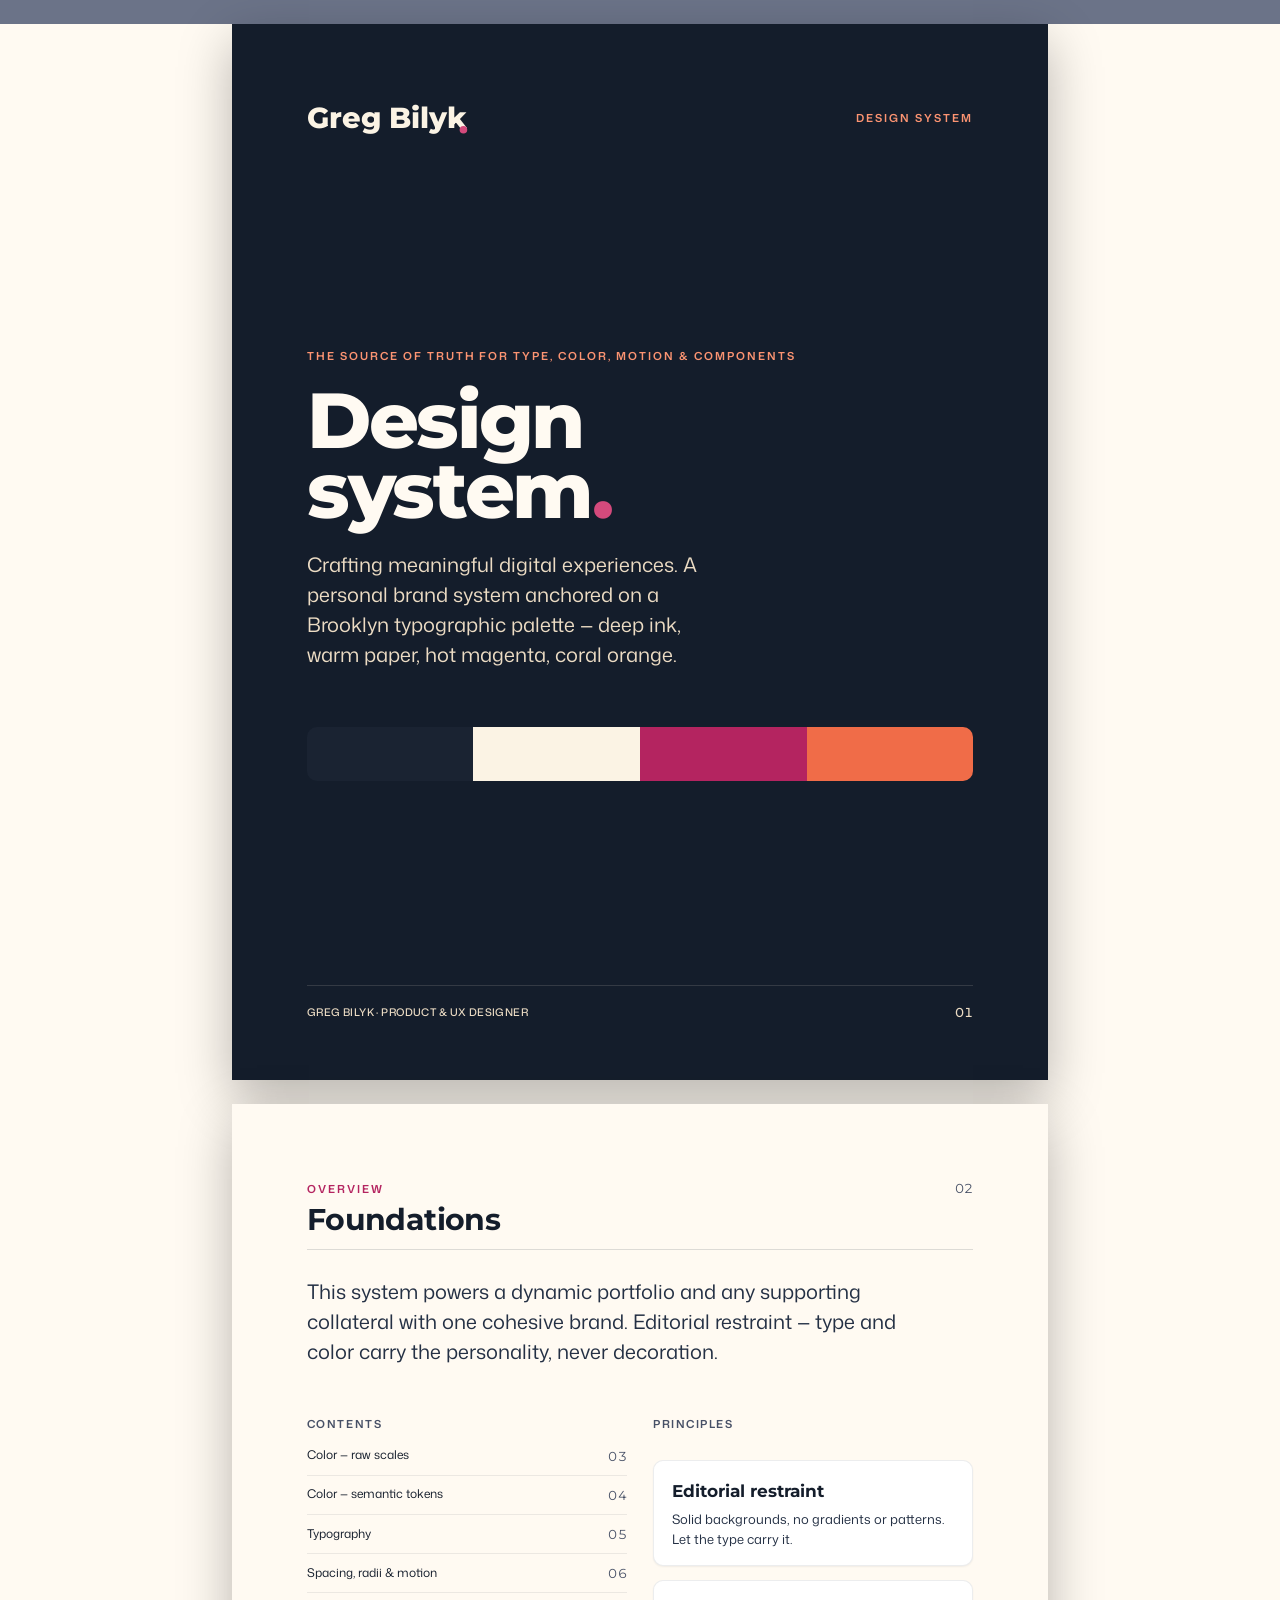
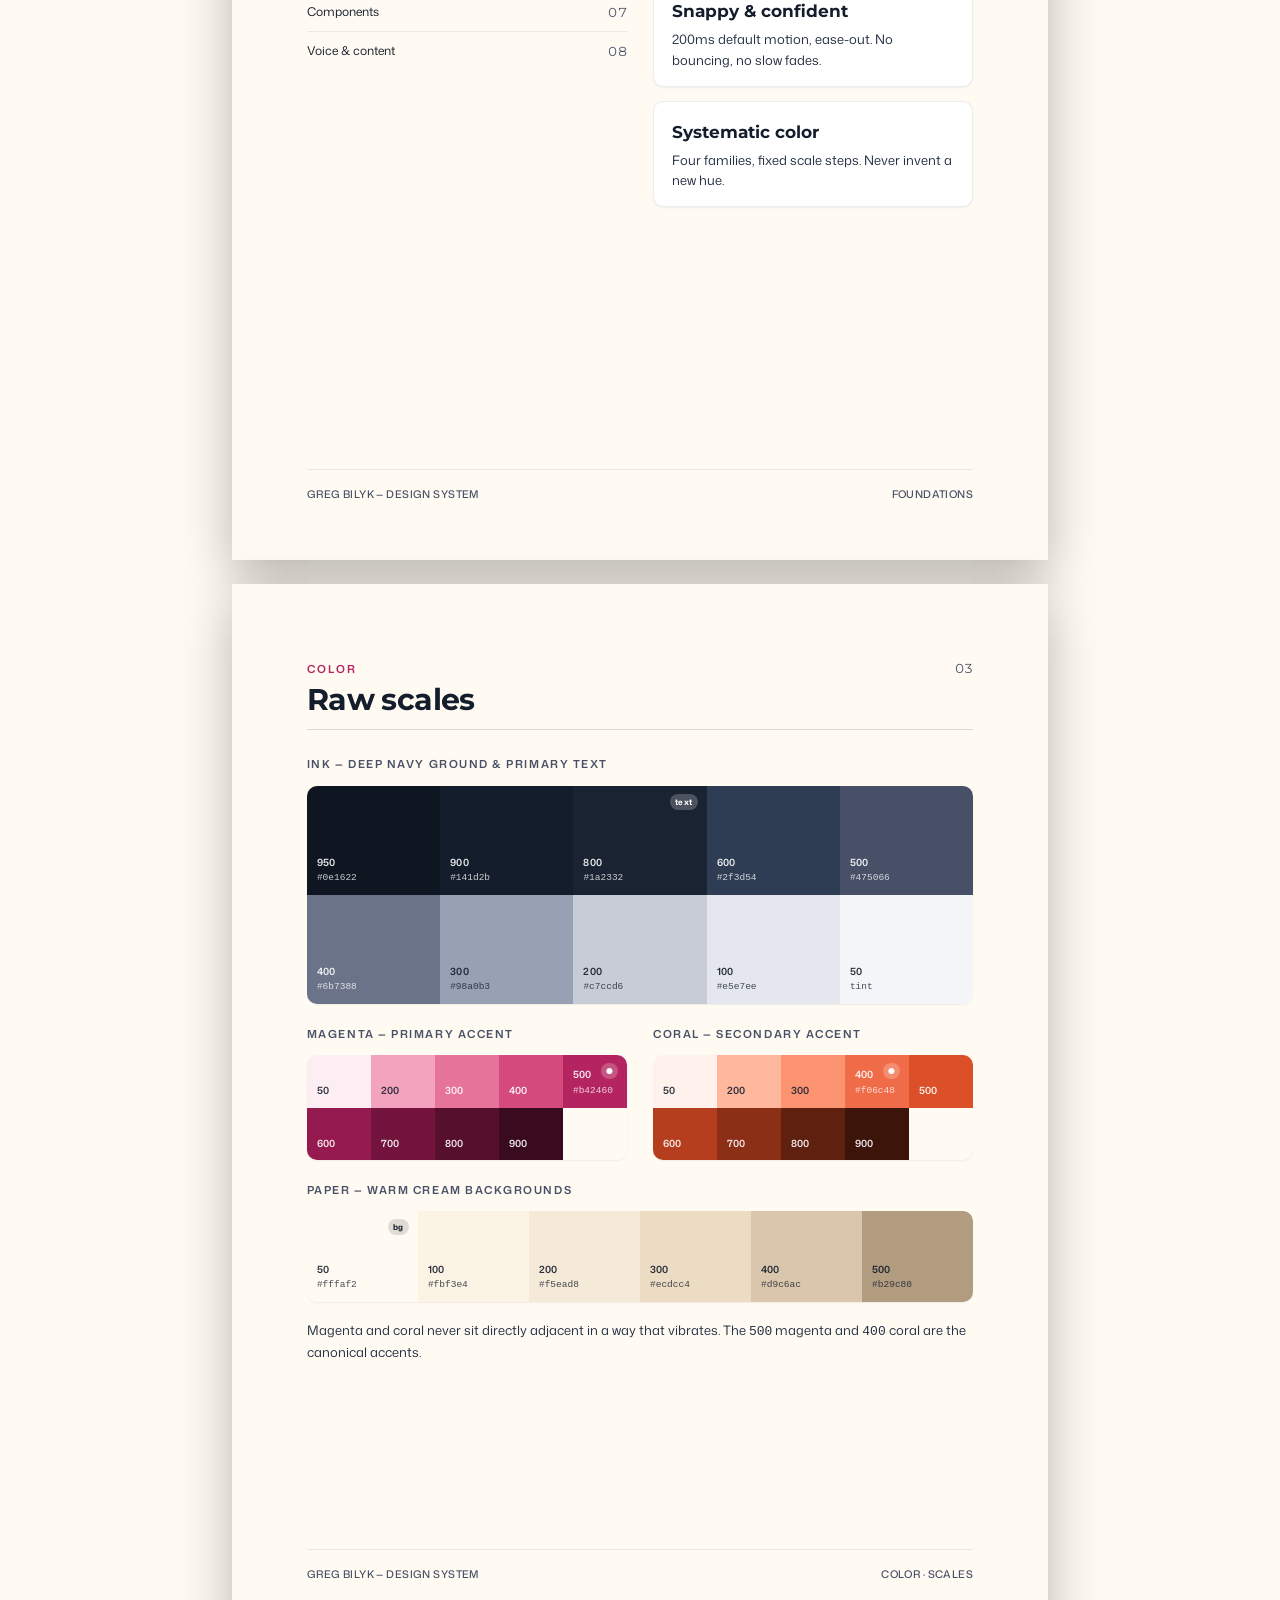
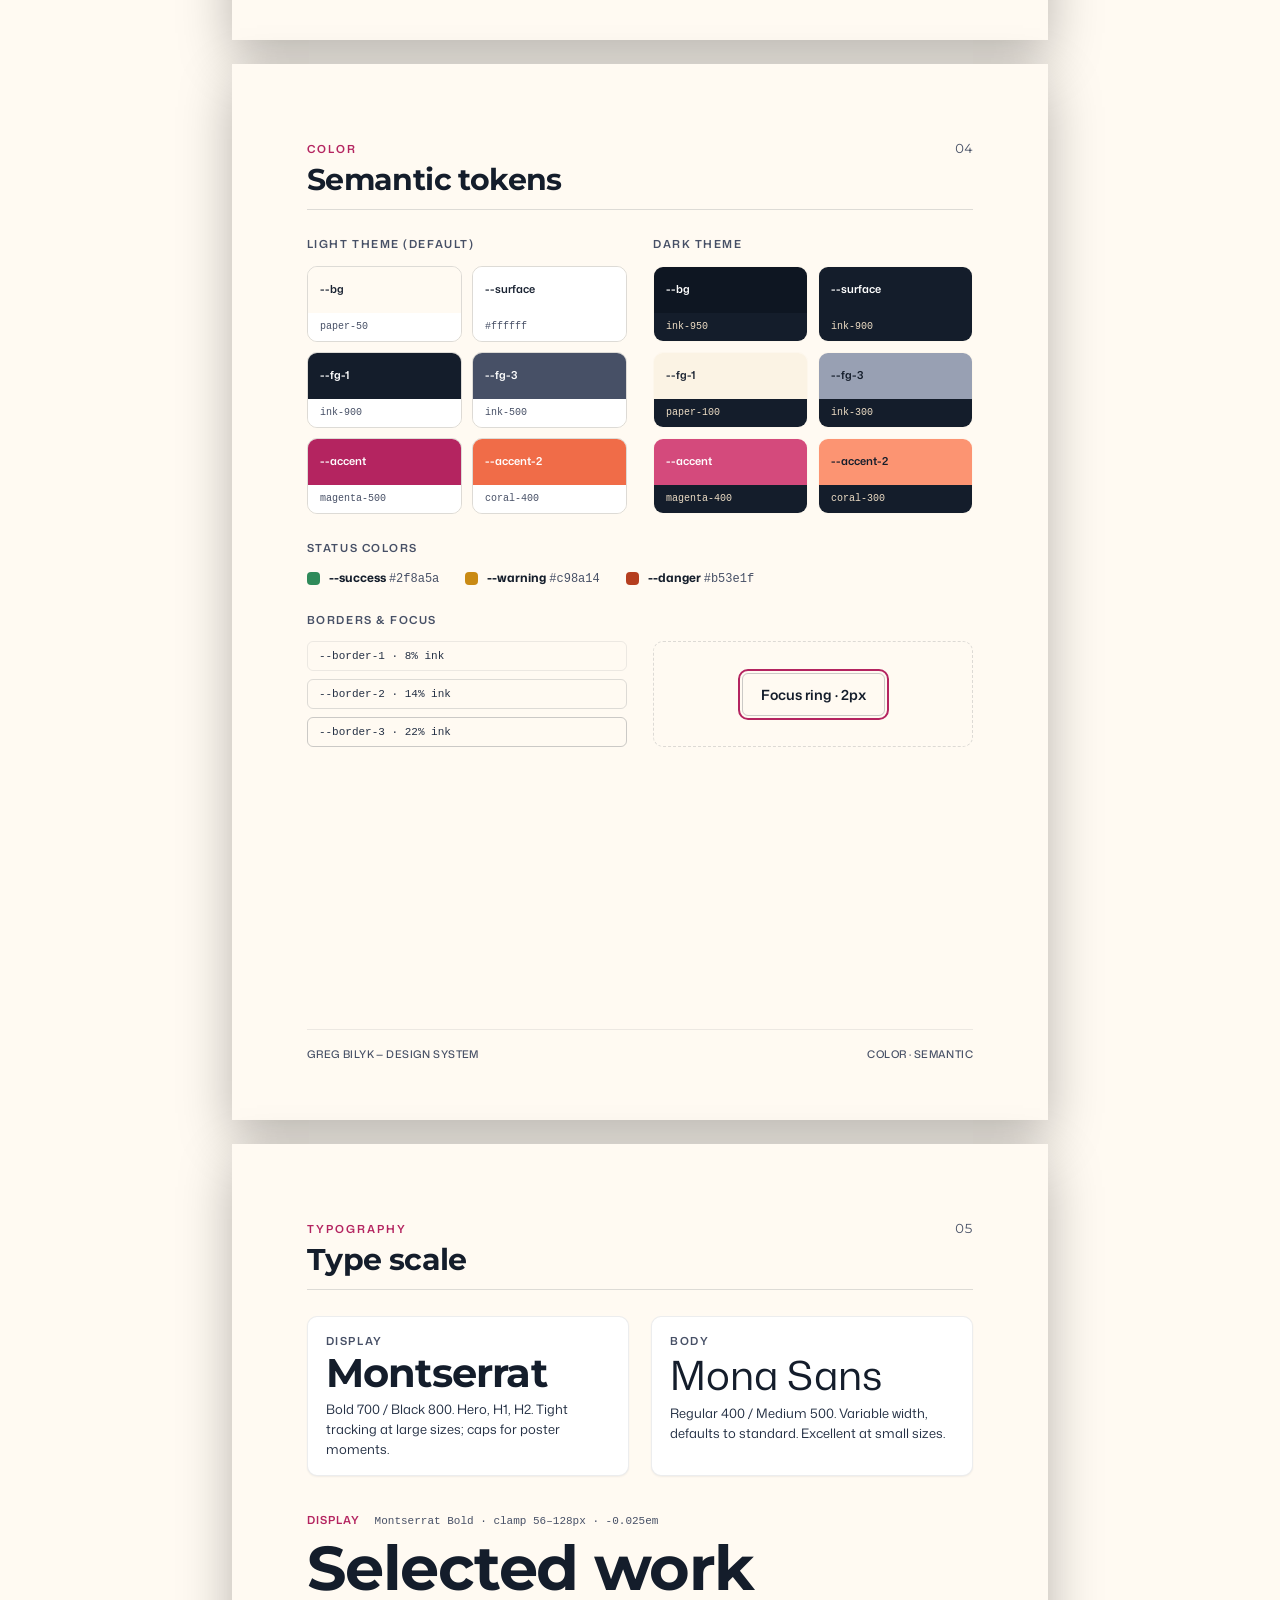
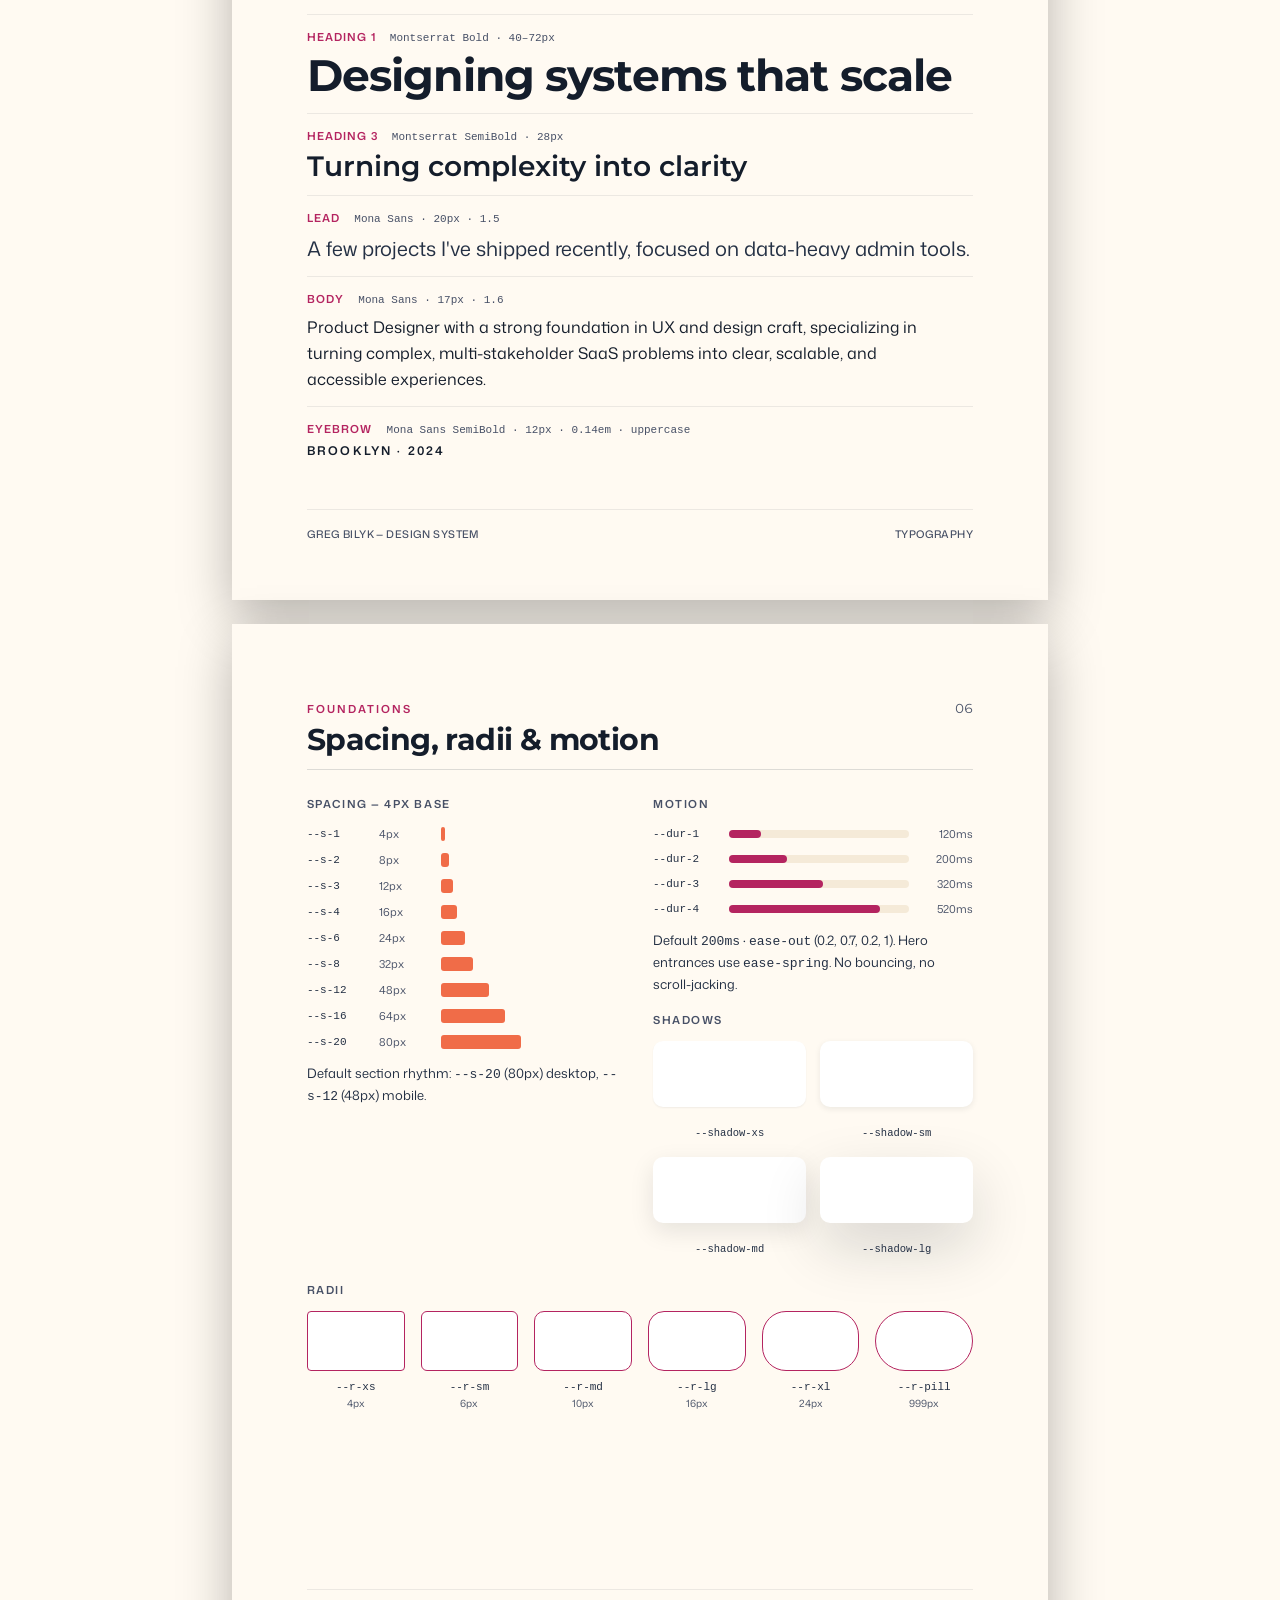
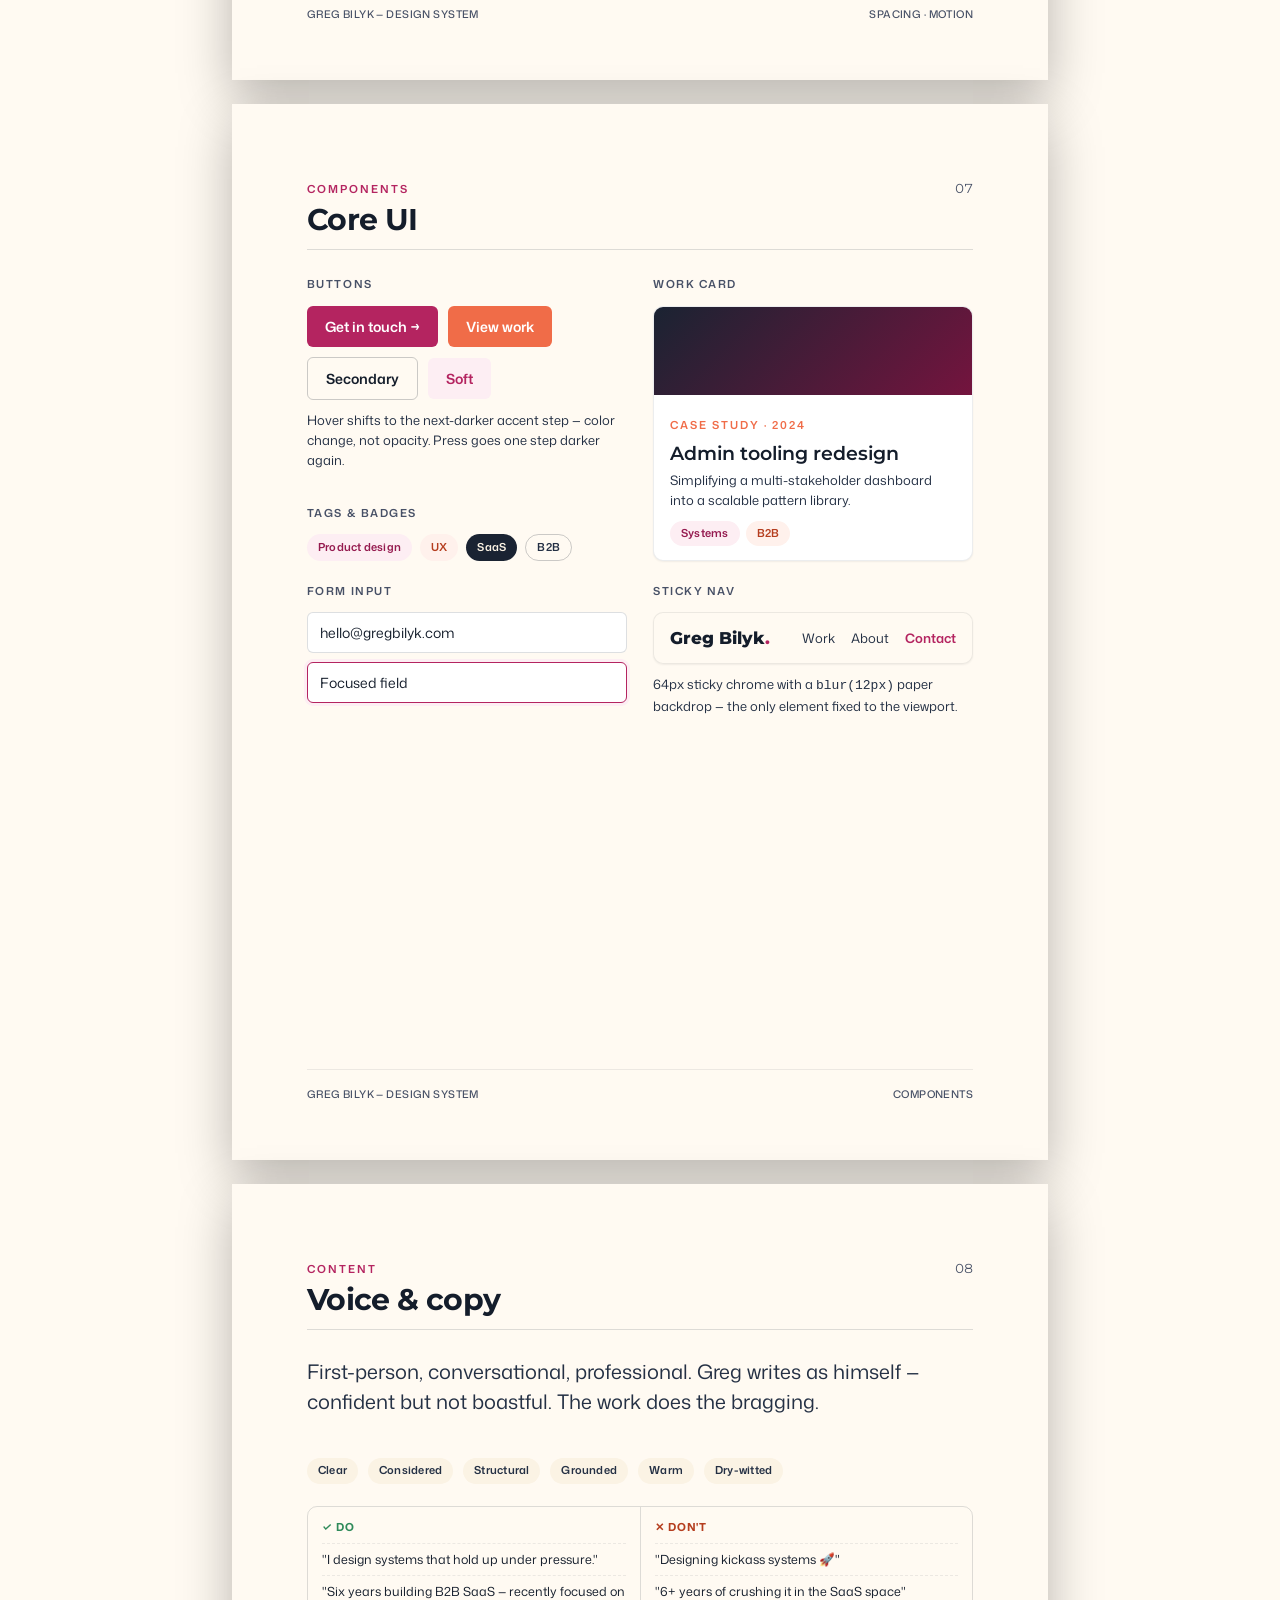
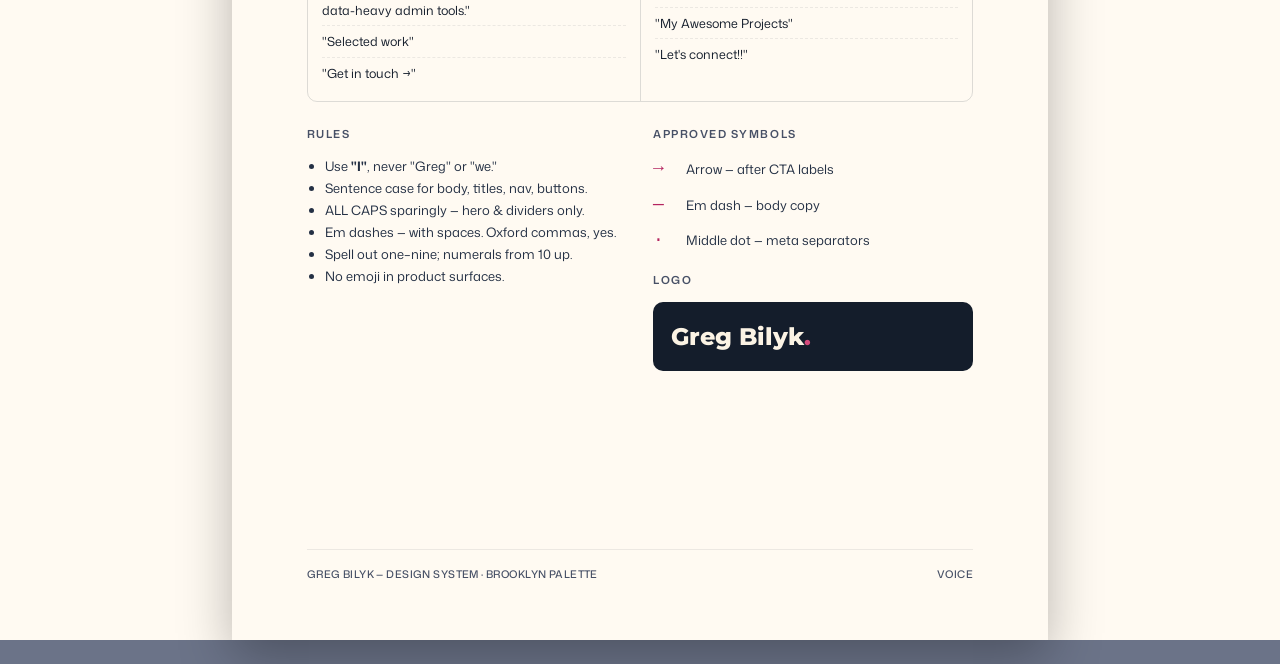
<file: Turn Order Prototype/Turn Order App/Design System Spec.html>
<!DOCTYPE html>
<html lang="en">
<head>
<meta charset="UTF-8" />
<meta name="viewport" content="width=device-width, initial-scale=1.0" />
<title>Greg Bilyk — Design System</title>
<link rel="stylesheet" href="styles/tokens.css" />
<link rel="stylesheet" href="styles/spec.css" />
</head>
<body>

<!-- ===================== PAGE 1 — COVER ===================== -->
<section class="page ink" data-screen-label="Cover">
  <div style="display:flex; align-items:center; justify-content:space-between;">
    <svg viewBox="0 0 300 80" width="190" role="img" aria-label="Greg Bilyk">
      <text x="0" y="56" style="font-family:var(--font-display); font-weight:800; font-size:46px; fill:var(--paper-100);">Greg Bilyk</text>
      <circle cx="247" cy="58" r="6" fill="var(--magenta-400)"></circle>
    </svg>
    <span class="eyebrow" style="color:var(--coral-300);">Design System</span>
  </div>

  <div style="margin-top:auto; margin-bottom:8px;">
    <div class="eyebrow" style="color:var(--coral-300); margin-bottom:20px;">The source of truth for type, color, motion &amp; components</div>
    <h1 style="font-family:var(--font-display); font-weight:800; font-size:78px; line-height:0.9; letter-spacing:-0.03em; margin:0; color:var(--paper-50);">Design<br/>system<span style="color:var(--magenta-400);">.</span></h1>
    <p class="lead" style="color:var(--paper-300); max-width:62%; margin-top:24px;">Crafting meaningful digital experiences. A personal brand system anchored on a Brooklyn typographic palette — deep ink, warm paper, hot magenta, coral orange.</p>
  </div>

  <!-- palette ribbon -->
  <div style="display:flex; height:54px; border-radius:10px; overflow:hidden; margin-top:30px;">
    <div style="flex:1; background:var(--ink-800);"></div>
    <div style="flex:1; background:var(--paper-100);"></div>
    <div style="flex:1; background:var(--magenta-500);"></div>
    <div style="flex:1; background:var(--coral-400);"></div>
  </div>

  <div class="foot">
    <span>Greg Bilyk · Product &amp; UX Designer</span>
    <span class="page-num" style="color:var(--paper-300);">01</span>
  </div>
</section>

<!-- ===================== PAGE 2 — FOUNDATIONS / CONTENTS ===================== -->
<section class="page" data-screen-label="Overview">
  <div class="page-head">
    <div><span class="eyebrow">Overview</span><h2>Foundations</h2></div>
    <span class="page-num">02</span>
  </div>

  <p class="lead" style="margin-top:0; max-width:90%;">This system powers a dynamic portfolio and any supporting collateral with one cohesive brand. Editorial restraint — type and color carry the personality, never decoration.</p>

  <div class="cols-2" style="margin-top:30px;">
    <div class="stack" style="gap:18px;">
      <div>
        <div class="section-label">Contents</div>
        <div style="display:flex; flex-direction:column; gap:9px;">
          <div class="swatch-line" style="justify-content:space-between;"><span>Color — raw scales</span><span class="page-num">03</span></div>
          <div style="border-top:1px solid var(--border-1);"></div>
          <div class="swatch-line" style="justify-content:space-between;"><span>Color — semantic tokens</span><span class="page-num">04</span></div>
          <div style="border-top:1px solid var(--border-1);"></div>
          <div class="swatch-line" style="justify-content:space-between;"><span>Typography</span><span class="page-num">05</span></div>
          <div style="border-top:1px solid var(--border-1);"></div>
          <div class="swatch-line" style="justify-content:space-between;"><span>Spacing, radii &amp; motion</span><span class="page-num">06</span></div>
          <div style="border-top:1px solid var(--border-1);"></div>
          <div class="swatch-line" style="justify-content:space-between;"><span>Components</span><span class="page-num">07</span></div>
          <div style="border-top:1px solid var(--border-1);"></div>
          <div class="swatch-line" style="justify-content:space-between;"><span>Voice &amp; content</span><span class="page-num">08</span></div>
        </div>
      </div>
    </div>

    <div class="stack" style="gap:14px;">
      <div class="section-label">Principles</div>
      <div class="demo-card"><strong style="font-family:var(--font-display);">Editorial restraint</strong><p class="note" style="margin:5px 0 0;">Solid backgrounds, no gradients or patterns. Let the type carry it.</p></div>
      <div class="demo-card"><strong style="font-family:var(--font-display);">Snappy &amp; confident</strong><p class="note" style="margin:5px 0 0;">200ms default motion, ease-out. No bouncing, no slow fades.</p></div>
      <div class="demo-card"><strong style="font-family:var(--font-display);">Systematic color</strong><p class="note" style="margin:5px 0 0;">Four families, fixed scale steps. Never invent a new hue.</p></div>
    </div>
  </div>

  <div class="foot"><span>Greg Bilyk — Design System</span><span>Foundations</span></div>
</section>

<!-- ===================== PAGE 3 — COLOR SCALES ===================== -->
<section class="page" data-screen-label="Color scales">
  <div class="page-head">
    <div><span class="eyebrow">Color</span><h2>Raw scales</h2></div>
    <span class="page-num">03</span>
  </div>

  <div class="section-label">Ink — deep navy ground &amp; primary text</div>
  <div class="scale" style="margin-bottom:22px;">
    <div class="chip dark" style="background:#0e1622;"><span class="n">950</span><span class="h">#0e1622</span></div>
    <div class="chip dark" style="background:#141d2b;"><span class="n">900</span><span class="h">#141d2b</span></div>
    <div class="chip dark tag" data-tag="text" style="background:#1a2332;"><span class="n">800</span><span class="h">#1a2332</span></div>
    <div class="chip dark" style="background:#2f3d54;"><span class="n">600</span><span class="h">#2f3d54</span></div>
    <div class="chip dark" style="background:#475066;"><span class="n">500</span><span class="h">#475066</span></div>
    <div class="chip dark" style="background:#6b7388;"><span class="n">400</span><span class="h">#6b7388</span></div>
    <div class="chip light" style="background:#98a0b3;"><span class="n">300</span><span class="h">#98a0b3</span></div>
    <div class="chip light" style="background:#c7ccd6;"><span class="n">200</span><span class="h">#c7ccd6</span></div>
    <div class="chip light" style="background:#e5e7ee;"><span class="n">100</span><span class="h">#e5e7ee</span></div>
    <div class="chip light" style="background:#f4f5f8;"><span class="n">50</span><span class="h">tint</span></div>
  </div>

  <div class="cols-2">
    <div>
      <div class="section-label">Magenta — primary accent</div>
      <div class="scale" style="grid-template-columns:repeat(5,1fr);">
        <div class="chip dark" style="background:#fdeef3;"><span class="n" style="color:var(--ink-800)">50</span></div>
        <div class="chip dark" style="background:#f3a3bd;"><span class="n" style="color:var(--ink-800)">200</span></div>
        <div class="chip dark" style="background:#e6739a;"><span class="n" style="color:#fff">300</span></div>
        <div class="chip dark" style="background:#d44a7c;"><span class="n">400</span></div>
        <div class="chip dark tag" data-tag="●" style="background:#b42460;"><span class="n">500</span><span class="h">#b42460</span></div>
        <div class="chip dark" style="background:#951a4f;"><span class="n">600</span></div>
        <div class="chip dark" style="background:#74143e;"><span class="n">700</span></div>
        <div class="chip dark" style="background:#560f2d;"><span class="n">800</span></div>
        <div class="chip dark" style="background:#3a0a1f;"><span class="n">900</span></div>
        <div class="chip dark" style="background:#b42460; opacity:0;"></div>
      </div>
    </div>
    <div>
      <div class="section-label">Coral — secondary accent</div>
      <div class="scale" style="grid-template-columns:repeat(5,1fr);">
        <div class="chip dark" style="background:#fff1ec;"><span class="n" style="color:var(--ink-800)">50</span></div>
        <div class="chip dark" style="background:#ffb89d;"><span class="n" style="color:var(--ink-800)">200</span></div>
        <div class="chip dark" style="background:#fc9472;"><span class="n" style="color:var(--ink-800)">300</span></div>
        <div class="chip dark tag" data-tag="●" style="background:#f06c48;"><span class="n">400</span><span class="h">#f06c48</span></div>
        <div class="chip dark" style="background:#db4f29;"><span class="n">500</span></div>
        <div class="chip dark" style="background:#b53e1f;"><span class="n">600</span></div>
        <div class="chip dark" style="background:#8c2f17;"><span class="n">700</span></div>
        <div class="chip dark" style="background:#602010;"><span class="n">800</span></div>
        <div class="chip dark" style="background:#3d140a;"><span class="n">900</span></div>
        <div class="chip dark" style="background:#f06c48; opacity:0;"></div>
      </div>
    </div>
  </div>

  <div style="margin-top:22px;">
    <div class="section-label">Paper — warm cream backgrounds</div>
    <div class="scale" style="grid-template-columns:repeat(6,1fr);">
      <div class="chip light tag" data-tag="bg" style="background:#fffaf2;"><span class="n">50</span><span class="h">#fffaf2</span></div>
      <div class="chip light" style="background:#fbf3e4;"><span class="n">100</span><span class="h">#fbf3e4</span></div>
      <div class="chip light" style="background:#f5ead8;"><span class="n">200</span><span class="h">#f5ead8</span></div>
      <div class="chip light" style="background:#ecdcc4;"><span class="n">300</span><span class="h">#ecdcc4</span></div>
      <div class="chip light" style="background:#d9c6ac;"><span class="n">400</span><span class="h">#d9c6ac</span></div>
      <div class="chip light" style="background:#b29c80;"><span class="n">500</span><span class="h">#b29c80</span></div>
    </div>
  </div>

  <p class="note" style="margin-top:18px;">Magenta and coral never sit directly adjacent in a way that vibrates. The <span class="mono">500</span> magenta and <span class="mono">400</span> coral are the canonical accents.</p>

  <div class="foot"><span>Greg Bilyk — Design System</span><span>Color · Scales</span></div>
</section>

<!-- ===================== PAGE 4 — SEMANTIC COLOR ===================== -->
<section class="page" data-screen-label="Semantic color">
  <div class="page-head">
    <div><span class="eyebrow">Color</span><h2>Semantic tokens</h2></div>
    <span class="page-num">04</span>
  </div>

  <div class="cols-2">
    <div>
      <div class="section-label">Light theme (default)</div>
      <div class="semrow">
        <div class="semcard"><div class="bar" style="background:#fffaf2; color:var(--ink-800);">--bg</div><div class="meta">paper-50</div></div>
        <div class="semcard"><div class="bar" style="background:#ffffff; color:var(--ink-800);">--surface</div><div class="meta">#ffffff</div></div>
        <div class="semcard"><div class="bar" style="background:#141d2b; color:#fff;">--fg-1</div><div class="meta">ink-900</div></div>
        <div class="semcard"><div class="bar" style="background:#475066; color:#fff;">--fg-3</div><div class="meta">ink-500</div></div>
        <div class="semcard"><div class="bar" style="background:#b42460; color:#fff;">--accent</div><div class="meta">magenta-500</div></div>
        <div class="semcard"><div class="bar" style="background:#f06c48; color:#fff;">--accent-2</div><div class="meta">coral-400</div></div>
      </div>
    </div>
    <div>
      <div class="section-label">Dark theme</div>
      <div class="semrow">
        <div class="semcard" style="border-color:rgba(245,234,216,0.2);"><div class="bar" style="background:#0e1622; color:#fff;">--bg</div><div class="meta" style="background:#141d2b; color:var(--paper-300);">ink-950</div></div>
        <div class="semcard" style="border-color:rgba(245,234,216,0.2);"><div class="bar" style="background:#141d2b; color:#fff;">--surface</div><div class="meta" style="background:#141d2b; color:var(--paper-300);">ink-900</div></div>
        <div class="semcard" style="border-color:rgba(245,234,216,0.2);"><div class="bar" style="background:#fbf3e4; color:var(--ink-800);">--fg-1</div><div class="meta" style="background:#141d2b; color:var(--paper-300);">paper-100</div></div>
        <div class="semcard" style="border-color:rgba(245,234,216,0.2);"><div class="bar" style="background:#98a0b3; color:var(--ink-900);">--fg-3</div><div class="meta" style="background:#141d2b; color:var(--paper-300);">ink-300</div></div>
        <div class="semcard" style="border-color:rgba(245,234,216,0.2);"><div class="bar" style="background:#d44a7c; color:#fff;">--accent</div><div class="meta" style="background:#141d2b; color:var(--paper-300);">magenta-400</div></div>
        <div class="semcard" style="border-color:rgba(245,234,216,0.2);"><div class="bar" style="background:#fc9472; color:var(--ink-900);">--accent-2</div><div class="meta" style="background:#141d2b; color:var(--paper-300);">coral-300</div></div>
      </div>
    </div>
  </div>

  <div style="margin-top:26px;">
    <div class="section-label">Status colors</div>
    <div style="display:flex; gap:26px;">
      <div class="swatch-line"><span class="dotcolor" style="background:#2f8a5a;"></span><span><strong>--success</strong> <span class="mono" style="color:var(--fg-3)">#2f8a5a</span></span></div>
      <div class="swatch-line"><span class="dotcolor" style="background:#c98a14;"></span><span><strong>--warning</strong> <span class="mono" style="color:var(--fg-3)">#c98a14</span></span></div>
      <div class="swatch-line"><span class="dotcolor" style="background:#b53e1f;"></span><span><strong>--danger</strong> <span class="mono" style="color:var(--fg-3)">#b53e1f</span></span></div>
    </div>
  </div>

  <div style="margin-top:24px;">
    <div class="section-label">Borders &amp; focus</div>
    <div class="cols-2">
      <div style="display:flex; flex-direction:column; gap:8px;">
        <div style="height:30px; border-radius:6px; border:1px solid var(--border-1); display:flex; align-items:center; padding:0 11px; font-size:11px; color:var(--fg-2);" class="mono">--border-1 · 8% ink</div>
        <div style="height:30px; border-radius:6px; border:1px solid var(--border-2); display:flex; align-items:center; padding:0 11px; font-size:11px; color:var(--fg-2);" class="mono">--border-2 · 14% ink</div>
        <div style="height:30px; border-radius:6px; border:1px solid var(--border-3); display:flex; align-items:center; padding:0 11px; font-size:11px; color:var(--fg-2);" class="mono">--border-3 · 22% ink</div>
      </div>
      <div style="display:flex; align-items:center; justify-content:center; border:1px dashed var(--border-2); border-radius:var(--r-md);">
        <button class="btn btn-ghost" style="outline:2px solid var(--magenta-500); outline-offset:2px;">Focus ring · 2px</button>
      </div>
    </div>
  </div>

  <div class="foot"><span>Greg Bilyk — Design System</span><span>Color · Semantic</span></div>
</section>

<!-- ===================== PAGE 5 — TYPE ===================== -->
<section class="page" data-screen-label="Typography">
  <div class="page-head">
    <div><span class="eyebrow">Typography</span><h2>Type scale</h2></div>
    <span class="page-num">05</span>
  </div>

  <div class="cols-2" style="grid-template-columns:1fr 1fr; gap:22px; margin-bottom:8px;">
    <div class="demo-card"><div class="section-label" style="margin:0 0 4px;">Display</div><div style="font-family:var(--font-display); font-weight:700; font-size:40px; line-height:0.9; letter-spacing:-0.02em;">Montserrat</div><p class="note" style="margin:8px 0 0;">Bold 700 / Black 800. Hero, H1, H2. Tight tracking at large sizes; caps for poster moments.</p></div>
    <div class="demo-card"><div class="section-label" style="margin:0 0 4px;">Body</div><div style="font-family:var(--font-body); font-weight:400; font-size:40px; line-height:1;">Mona Sans</div><p class="note" style="margin:8px 0 0;">Regular 400 / Medium 500. Variable width, defaults to standard. Excellent at small sizes.</p></div>
  </div>

  <div style="margin-top:14px;">
    <div class="specimen">
      <div class="label"><span class="role">Display</span><span class="spec">Montserrat Bold · clamp 56–128px · -0.025em</span></div>
      <div class="sample" style="font-family:var(--font-display); font-weight:700; font-size:62px; letter-spacing:-0.025em;">Selected work</div>
    </div>
    <div class="specimen">
      <div class="label"><span class="role">Heading 1</span><span class="spec">Montserrat Bold · 40–72px</span></div>
      <div class="sample" style="font-family:var(--font-display); font-weight:700; font-size:44px; letter-spacing:-0.02em;">Designing systems that scale</div>
    </div>
    <div class="specimen">
      <div class="label"><span class="role">Heading 3</span><span class="spec">Montserrat SemiBold · 28px</span></div>
      <div class="sample" style="font-family:var(--font-display); font-weight:600; font-size:28px;">Turning complexity into clarity</div>
    </div>
    <div class="specimen">
      <div class="label"><span class="role">Lead</span><span class="spec">Mona Sans · 20px · 1.5</span></div>
      <div class="sample" style="font-family:var(--font-body); font-size:20px; color:var(--fg-2); line-height:1.4;">A few projects I've shipped recently, focused on data-heavy admin tools.</div>
    </div>
    <div class="specimen">
      <div class="label"><span class="role">Body</span><span class="spec">Mona Sans · 17px · 1.6</span></div>
      <div class="sample" style="font-family:var(--font-body); font-size:16px; color:var(--fg-1); line-height:1.6; max-width:92%;">Product Designer with a strong foundation in UX and design craft, specializing in turning complex, multi-stakeholder SaaS problems into clear, scalable, and accessible experiences.</div>
    </div>
    <div class="specimen">
      <div class="label"><span class="role">Eyebrow</span><span class="spec">Mona Sans SemiBold · 12px · 0.14em · uppercase</span></div>
      <div class="sample eyebrow" style="font-size:12px;">Brooklyn · 2024</div>
    </div>
  </div>

  <div class="foot"><span>Greg Bilyk — Design System</span><span>Typography</span></div>
</section>

<!-- ===================== PAGE 6 — SPACING / RADII / MOTION ===================== -->
<section class="page" data-screen-label="Spacing & motion">
  <div class="page-head">
    <div><span class="eyebrow">Foundations</span><h2>Spacing, radii &amp; motion</h2></div>
    <span class="page-num">06</span>
  </div>

  <div class="cols-2">
    <div>
      <div class="section-label">Spacing — 4px base</div>
      <div class="spacing-row"><span class="tk">--s-1</span><span class="px">4px</span><span class="bar2" style="width:4px;"></span></div>
      <div class="spacing-row"><span class="tk">--s-2</span><span class="px">8px</span><span class="bar2" style="width:8px;"></span></div>
      <div class="spacing-row"><span class="tk">--s-3</span><span class="px">12px</span><span class="bar2" style="width:12px;"></span></div>
      <div class="spacing-row"><span class="tk">--s-4</span><span class="px">16px</span><span class="bar2" style="width:16px;"></span></div>
      <div class="spacing-row"><span class="tk">--s-6</span><span class="px">24px</span><span class="bar2" style="width:24px;"></span></div>
      <div class="spacing-row"><span class="tk">--s-8</span><span class="px">32px</span><span class="bar2" style="width:32px;"></span></div>
      <div class="spacing-row"><span class="tk">--s-12</span><span class="px">48px</span><span class="bar2" style="width:48px;"></span></div>
      <div class="spacing-row"><span class="tk">--s-16</span><span class="px">64px</span><span class="bar2" style="width:64px;"></span></div>
      <div class="spacing-row"><span class="tk">--s-20</span><span class="px">80px</span><span class="bar2" style="width:80px;"></span></div>
      <p class="note" style="margin-top:12px;">Default section rhythm: <span class="mono">--s-20</span> (80px) desktop, <span class="mono">--s-12</span> (48px) mobile.</p>
    </div>

    <div>
      <div class="section-label">Motion</div>
      <div class="motion-bar"><span class="tk">--dur-1</span><span class="track"><span class="fill" style="width:18%;"></span></span><span class="ms">120ms</span></div>
      <div class="motion-bar"><span class="tk">--dur-2</span><span class="track"><span class="fill" style="width:32%;"></span></span><span class="ms">200ms</span></div>
      <div class="motion-bar"><span class="tk">--dur-3</span><span class="track"><span class="fill" style="width:52%;"></span></span><span class="ms">320ms</span></div>
      <div class="motion-bar"><span class="tk">--dur-4</span><span class="track"><span class="fill" style="width:84%;"></span></span><span class="ms">520ms</span></div>
      <p class="note" style="margin:12px 0 18px;">Default <span class="mono">200ms</span> · <span class="mono">ease-out</span> (0.2, 0.7, 0.2, 1). Hero entrances use <span class="mono">ease-spring</span>. No bouncing, no scroll-jacking.</p>

      <div class="section-label">Shadows</div>
      <div style="display:grid; grid-template-columns:repeat(2,1fr); gap:14px;">
        <div class="shadow-cell"><div class="box" style="box-shadow:var(--shadow-xs);"></div><span class="tk">--shadow-xs</span></div>
        <div class="shadow-cell"><div class="box" style="box-shadow:var(--shadow-sm);"></div><span class="tk">--shadow-sm</span></div>
        <div class="shadow-cell"><div class="box" style="box-shadow:var(--shadow-md);"></div><span class="tk">--shadow-md</span></div>
        <div class="shadow-cell"><div class="box" style="box-shadow:var(--shadow-lg);"></div><span class="tk">--shadow-lg</span></div>
      </div>
    </div>
  </div>

  <div style="margin-top:24px;">
    <div class="section-label">Radii</div>
    <div class="radii-grid" style="grid-template-columns:repeat(6,1fr);">
      <div class="radii-cell"><div class="box" style="border-radius:4px; height:60px;"></div><div class="tk">--r-xs</div><div class="px">4px</div></div>
      <div class="radii-cell"><div class="box" style="border-radius:6px; height:60px;"></div><div class="tk">--r-sm</div><div class="px">6px</div></div>
      <div class="radii-cell"><div class="box" style="border-radius:10px; height:60px;"></div><div class="tk">--r-md</div><div class="px">10px</div></div>
      <div class="radii-cell"><div class="box" style="border-radius:16px; height:60px;"></div><div class="tk">--r-lg</div><div class="px">16px</div></div>
      <div class="radii-cell"><div class="box" style="border-radius:24px; height:60px;"></div><div class="tk">--r-xl</div><div class="px">24px</div></div>
      <div class="radii-cell"><div class="box" style="border-radius:999px; height:60px;"></div><div class="tk">--r-pill</div><div class="px">999px</div></div>
    </div>
  </div>

  <div class="foot"><span>Greg Bilyk — Design System</span><span>Spacing · Motion</span></div>
</section>

<!-- ===================== PAGE 7 — COMPONENTS ===================== -->
<section class="page" data-screen-label="Components">
  <div class="page-head">
    <div><span class="eyebrow">Components</span><h2>Core UI</h2></div>
    <span class="page-num">07</span>
  </div>

  <div class="cols-2">
    <div class="stack" style="gap:22px;">
      <div>
        <div class="section-label">Buttons</div>
        <div style="display:flex; flex-wrap:wrap; gap:10px; align-items:center;">
          <button class="btn btn-primary">Get in touch →</button>
          <button class="btn btn-coral">View work</button>
          <button class="btn btn-ghost">Secondary</button>
          <button class="btn btn-soft">Soft</button>
        </div>
        <p class="note" style="margin-top:10px;">Hover shifts to the next-darker accent step — color change, not opacity. Press goes one step darker again.</p>
      </div>

      <div>
        <div class="section-label">Tags &amp; badges</div>
        <div style="display:flex; flex-wrap:wrap; gap:8px;">
          <span class="tag-badge" style="background:var(--magenta-50); color:var(--magenta-600);">Product design</span>
          <span class="tag-badge" style="background:var(--coral-50); color:var(--coral-600);">UX</span>
          <span class="tag-badge" style="background:var(--ink-800); color:var(--paper-100);">SaaS</span>
          <span class="tag-badge" style="background:transparent; color:var(--fg-2); border:1px solid var(--border-3);">B2B</span>
        </div>
      </div>

      <div>
        <div class="section-label">Form input</div>
        <div style="display:flex; flex-direction:column; gap:9px;">
          <input class="demo-input" value="hello@gregbilyk.com" readonly />
          <input class="demo-input focus" value="Focused field" readonly />
        </div>
      </div>
    </div>

    <div class="stack" style="gap:22px;">
      <div>
        <div class="section-label">Work card</div>
        <div class="demo-card" style="padding:0; overflow:hidden;">
          <div style="height:88px; background:linear-gradient(135deg, var(--ink-800), var(--magenta-700));"></div>
          <div style="padding:14px 16px;">
            <span class="eyebrow" style="color:var(--accent-2);">Case study · 2024</span>
            <h4 style="margin:7px 0 4px; font-size:19px;">Admin tooling redesign</h4>
            <p class="note" style="margin:0;">Simplifying a multi-stakeholder dashboard into a scalable pattern library.</p>
            <div style="margin-top:11px; display:flex; gap:6px;">
              <span class="tag-badge" style="background:var(--magenta-50); color:var(--magenta-600);">Systems</span>
              <span class="tag-badge" style="background:var(--coral-50); color:var(--coral-600);">B2B</span>
            </div>
          </div>
        </div>
      </div>

      <div>
        <div class="section-label">Sticky nav</div>
        <div style="display:flex; align-items:center; justify-content:space-between; height:52px; padding:0 16px; border-radius:var(--r-md); background:rgba(255,250,242,0.72); border:1px solid var(--border-1); box-shadow:var(--shadow-xs);">
          <span style="font-family:var(--font-display); font-weight:800; font-size:17px;">Greg Bilyk<span style="color:var(--accent);">.</span></span>
          <div style="display:flex; gap:16px; font-size:13px; color:var(--fg-2);"><span>Work</span><span>About</span><span style="color:var(--accent); font-weight:600;">Contact</span></div>
        </div>
        <p class="note" style="margin-top:10px;">64px sticky chrome with a <span class="mono">blur(12px)</span> paper backdrop — the only element fixed to the viewport.</p>
      </div>
    </div>
  </div>

  <div class="foot"><span>Greg Bilyk — Design System</span><span>Components</span></div>
</section>

<!-- ===================== PAGE 8 — VOICE ===================== -->
<section class="page" data-screen-label="Voice">
  <div class="page-head">
    <div><span class="eyebrow">Content</span><h2>Voice &amp; copy</h2></div>
    <span class="page-num">08</span>
  </div>

  <p class="lead" style="margin-top:0; max-width:92%;">First-person, conversational, professional. Greg writes as himself — confident but not boastful. The work does the bragging.</p>

  <div style="margin:22px 0; display:flex; gap:10px; flex-wrap:wrap;">
    <span class="tag-badge" style="background:var(--surface-2); color:var(--fg-2);">Clear</span>
    <span class="tag-badge" style="background:var(--surface-2); color:var(--fg-2);">Considered</span>
    <span class="tag-badge" style="background:var(--surface-2); color:var(--fg-2);">Structural</span>
    <span class="tag-badge" style="background:var(--surface-2); color:var(--fg-2);">Grounded</span>
    <span class="tag-badge" style="background:var(--surface-2); color:var(--fg-2);">Warm</span>
    <span class="tag-badge" style="background:var(--surface-2); color:var(--fg-2);">Dry-witted</span>
  </div>

  <div class="do-dont">
    <div class="cell do">
      <div class="head">✓ Do</div>
      <div class="row">"I design systems that hold up under pressure."</div>
      <div class="row">"Six years building B2B SaaS — recently focused on data-heavy admin tools."</div>
      <div class="row">"Selected work"</div>
      <div class="row">"Get in touch →"</div>
    </div>
    <div class="cell dont">
      <div class="head">✕ Don't</div>
      <div class="row">"Designing kickass systems 🚀"</div>
      <div class="row">"6+ years of crushing it in the SaaS space"</div>
      <div class="row">"My Awesome Projects"</div>
      <div class="row">"Let's connect!!"</div>
    </div>
  </div>

  <div class="cols-2" style="margin-top:24px;">
    <div>
      <div class="section-label">Rules</div>
      <ul class="note" style="margin:0; padding-left:18px; line-height:1.7;">
        <li>Use <strong>"I"</strong>, never "Greg" or "we."</li>
        <li>Sentence case for body, titles, nav, buttons.</li>
        <li>ALL CAPS sparingly — hero &amp; dividers only.</li>
        <li>Em dashes — with spaces. Oxford commas, yes.</li>
        <li>Spell out one–nine; numerals from 10 up.</li>
        <li>No emoji in product surfaces.</li>
      </ul>
    </div>
    <div>
      <div class="section-label">Approved symbols</div>
      <div style="display:flex; flex-direction:column; gap:8px;">
        <div class="swatch-line"><span class="mono" style="font-size:18px; width:24px; color:var(--accent);">→</span><span class="note">Arrow — after CTA labels</span></div>
        <div class="swatch-line"><span class="mono" style="font-size:18px; width:24px; color:var(--accent);">—</span><span class="note">Em dash — body copy</span></div>
        <div class="swatch-line"><span class="mono" style="font-size:18px; width:24px; color:var(--accent);">·</span><span class="note">Middle dot — meta separators</span></div>
      </div>
      <div class="section-label" style="margin-top:18px;">Logo</div>
      <div style="background:var(--ink-900); border-radius:var(--r-md); padding:16px 18px;">
        <span style="font-family:var(--font-display); font-weight:800; font-size:24px; color:var(--paper-100);">Greg Bilyk<span style="color:var(--magenta-400);">.</span></span>
      </div>
    </div>
  </div>

  <div class="foot"><span>Greg Bilyk — Design System · Brooklyn palette</span><span>Voice</span></div>
</section>

</body>
</html>
</file>
<file: Turn Order Prototype/Turn Order App/styles/tokens.css>
/* =========================================================================
   Greg Bilyk — Color & Type Foundations
   Palette derived from a Brooklyn typographic-map poster:
   deep navy, warm cream, hot magenta, coral orange.
   ========================================================================= */

/* ---------- FONTS ---------- */
/* Display: Montserrat (geometric sans, strong personality at large sizes) */
/* Body:    Mona Sans   (variable, neutral, excellent at small sizes)      */
/* Loaded via Google Fonts CDN — drop self-hosted .ttf/.woff2 files in     */
/* fonts/ and uncomment the @font-face blocks below to ship offline.       */

@import url("https://fonts.googleapis.com/css2?family=Montserrat:ital,wght@0,100..900;1,100..900&family=Mona+Sans:ital,wdth,wght@0,75..125,200..900;1,75..125,200..900&display=swap");

:root {
  /* ===== RAW COLOR TOKENS ===== */

  /* Ink — the deep navy-charcoal pulled from the poster background */
  --ink-950: #0e1622;
  --ink-900: #141d2b;
  --ink-800: #1a2332;
  --ink-700: #243044;
  --ink-600: #2f3d54;
  --ink-500: #475066;
  --ink-400: #6b7388;
  --ink-300: #98a0b3;
  --ink-200: #c7ccd6;
  --ink-100: #e5e7ee;

  /* Paper — the warm cream of the poster matte */
  --paper-50:  #fffaf2;
  --paper-100: #fbf3e4;
  --paper-200: #f5ead8;
  --paper-300: #ecdcc4;
  --paper-400: #d9c6ac;
  --paper-500: #b29c80;

  /* Magenta — the hot pink in BEDFORD/SHEEPSHEAD */
  --magenta-50:  #fdeef3;
  --magenta-100: #fad0de;
  --magenta-200: #f3a3bd;
  --magenta-300: #e6739a;
  --magenta-400: #d44a7c;
  --magenta-500: #b42460;   /* primary */
  --magenta-600: #951a4f;
  --magenta-700: #74143e;
  --magenta-800: #560f2d;
  --magenta-900: #3a0a1f;

  /* Coral — the bright orange in CONEY/BOROUGH PARK */
  --coral-50:  #fff1ec;
  --coral-100: #ffd9cb;
  --coral-200: #ffb89d;
  --coral-300: #fc9472;
  --coral-400: #f06c48;   /* primary */
  --coral-500: #db4f29;
  --coral-600: #b53e1f;
  --coral-700: #8c2f17;
  --coral-800: #602010;
  --coral-900: #3d140a;

  /* ===== SEMANTIC COLOR TOKENS — LIGHT (default) ===== */
  --bg:           var(--paper-50);
  --bg-elevated: #ffffff;
  --bg-sunken:    var(--paper-100);
  --bg-inverse:   var(--ink-900);

  --surface:      #ffffff;
  --surface-2:    var(--paper-100);
  --surface-3:    var(--paper-200);

  --fg-1:         var(--ink-900);   /* primary text */
  --fg-2:         var(--ink-700);   /* secondary text */
  --fg-3:         var(--ink-500);   /* tertiary / meta */
  --fg-4:         var(--ink-400);   /* disabled / very subtle */
  --fg-on-accent: #ffffff;
  --fg-on-dark:   var(--paper-100);

  --accent:        var(--magenta-500);
  --accent-hover:  var(--magenta-600);
  --accent-press:  var(--magenta-700);
  --accent-soft:   var(--magenta-50);

  --accent-2:        var(--coral-400);
  --accent-2-hover:  var(--coral-500);
  --accent-2-press:  var(--coral-600);
  --accent-2-soft:   var(--coral-50);

  --border-1: rgba(20, 29, 43, 0.08);
  --border-2: rgba(20, 29, 43, 0.14);
  --border-3: rgba(20, 29, 43, 0.22);
  --focus-ring: var(--magenta-500);

  --success: #2f8a5a;
  --warning: #c98a14;
  --danger:  #b53e1f;

  /* ===== SHADOWS ===== */
  --shadow-xs: 0 1px 2px rgba(14, 22, 34, 0.06);
  --shadow-sm: 0 2px 6px rgba(14, 22, 34, 0.08);
  --shadow-md: 0 8px 24px rgba(14, 22, 34, 0.10);
  --shadow-lg: 0 24px 60px rgba(14, 22, 34, 0.16);
  --shadow-press: inset 0 1px 2px rgba(14, 22, 34, 0.10);

  /* ===== RADII ===== */
  --r-xs: 4px;
  --r-sm: 6px;
  --r-md: 10px;
  --r-lg: 16px;
  --r-xl: 24px;
  --r-pill: 999px;

  /* ===== SPACING (4px base) ===== */
  --s-1: 4px;
  --s-2: 8px;
  --s-3: 12px;
  --s-4: 16px;
  --s-5: 20px;
  --s-6: 24px;
  --s-8: 32px;
  --s-10: 40px;
  --s-12: 48px;
  --s-16: 64px;
  --s-20: 80px;
  --s-24: 96px;
  --s-32: 128px;

  /* ===== TYPE ===== */
  --font-display: "Montserrat", "Helvetica Neue", Arial, sans-serif;
  --font-body:    "Mona Sans", "Inter", "Helvetica Neue", Arial, sans-serif;
  --font-mono:    ui-monospace, "JetBrains Mono", "SFMono-Regular", Menlo, monospace;

  /* Weights */
  --w-regular:  400;
  --w-medium:   500;
  --w-semibold: 600;
  --w-bold:     700;
  --w-black:    800;

  /* Letter-spacing — Montserrat is geometric; tighten at display sizes */
  --ls-display: -0.025em;
  --ls-h1:      -0.02em;
  --ls-h2:      -0.015em;
  --ls-body:     0em;
  --ls-eyebrow:  0.14em;

  /* Type scale (modular, ~1.25 with breaks for display) */
  --fs-display: clamp(56px, 8vw, 128px);
  --fs-h1:      clamp(40px, 5.2vw, 72px);
  --fs-h2:      clamp(30px, 3.4vw, 44px);
  --fs-h3:      28px;
  --fs-h4:      22px;
  --fs-lead:    20px;
  --fs-body:    17px;
  --fs-small:   15px;
  --fs-meta:    13px;
  --fs-eyebrow: 12px;

  /* Motion — snappy, confident */
  --ease-out:    cubic-bezier(0.2, 0.7, 0.2, 1);
  --ease-in-out: cubic-bezier(0.7, 0, 0.2, 1);
  --ease-spring: cubic-bezier(0.16, 1, 0.3, 1);
  --dur-1: 120ms;
  --dur-2: 200ms;
  --dur-3: 320ms;
  --dur-4: 520ms;
}

/* ===== DARK MODE ===== */
:root[data-theme="dark"],
:root.dark {
  --bg:          var(--ink-950);
  --bg-elevated: var(--ink-900);
  --bg-sunken:   #08101a;
  --bg-inverse:  var(--paper-100);

  --surface:   var(--ink-900);
  --surface-2: var(--ink-800);
  --surface-3: var(--ink-700);

  --fg-1: var(--paper-100);
  --fg-2: var(--paper-300);
  --fg-3: var(--ink-300);
  --fg-4: var(--ink-400);
  --fg-on-accent: #ffffff;
  --fg-on-dark:   var(--paper-100);

  --accent:       var(--magenta-400);
  --accent-hover: var(--magenta-300);
  --accent-press: var(--magenta-500);
  --accent-soft:  rgba(212, 74, 124, 0.16);

  --accent-2:       var(--coral-300);
  --accent-2-hover: var(--coral-200);
  --accent-2-press: var(--coral-400);
  --accent-2-soft:  rgba(252, 148, 114, 0.14);

  --border-1: rgba(245, 234, 216, 0.08);
  --border-2: rgba(245, 234, 216, 0.14);
  --border-3: rgba(245, 234, 216, 0.22);

  --shadow-xs: 0 1px 2px rgba(0, 0, 0, 0.5);
  --shadow-sm: 0 2px 8px rgba(0, 0, 0, 0.45);
  --shadow-md: 0 12px 32px rgba(0, 0, 0, 0.5);
  --shadow-lg: 0 28px 70px rgba(0, 0, 0, 0.6);
}

/* ===== SEMANTIC ELEMENT STYLES ===== */
html { color-scheme: light dark; }
body {
  font-family: var(--font-body);
  font-size: var(--fs-body);
  line-height: 1.55;
  color: var(--fg-1);
  background: var(--bg);
  -webkit-font-smoothing: antialiased;
  text-rendering: optimizeLegibility;
}

.display, h1.display {
  font-family: var(--font-display);
  font-weight: var(--w-bold);
  font-size: var(--fs-display);
  line-height: 0.92;
  letter-spacing: var(--ls-display);
  color: var(--fg-1);
  text-wrap: balance;
}

h1, .h1 {
  font-family: var(--font-display);
  font-weight: var(--w-bold);
  font-size: var(--fs-h1);
  line-height: 1.02;
  letter-spacing: var(--ls-h1);
  text-wrap: balance;
}
h2, .h2 {
  font-family: var(--font-display);
  font-weight: var(--w-semibold);
  font-size: var(--fs-h2);
  line-height: 1.08;
  letter-spacing: var(--ls-h2);
  text-wrap: balance;
}
h3, .h3 {
  font-family: var(--font-display);
  font-weight: var(--w-semibold);
  font-size: var(--fs-h3);
  line-height: 1.18;
  letter-spacing: -0.01em;
}
h4, .h4 {
  font-family: var(--font-display);
  font-weight: var(--w-semibold);
  font-size: var(--fs-h4);
  line-height: 1.25;
}

p, .body { font-size: var(--fs-body); line-height: 1.6; color: var(--fg-1); }
.lead    { font-size: var(--fs-lead); line-height: 1.5; color: var(--fg-2); }
.small   { font-size: var(--fs-small); line-height: 1.5; color: var(--fg-2); }
.meta    { font-size: var(--fs-meta); line-height: 1.4; color: var(--fg-3); }

.eyebrow {
  font-family: var(--font-body);
  font-size: var(--fs-eyebrow);
  font-weight: var(--w-semibold);
  letter-spacing: var(--ls-eyebrow);
  text-transform: uppercase;
  color: var(--fg-3);
}

code, .code {
  font-family: var(--font-mono);
  font-size: 0.92em;
  background: var(--surface-2);
  padding: 0.12em 0.35em;
  border-radius: var(--r-xs);
}

a {
  color: var(--accent);
  text-decoration-thickness: 1.5px;
  text-underline-offset: 0.18em;
  transition: color var(--dur-1) var(--ease-out);
}
a:hover { color: var(--accent-hover); }

::selection { background: var(--magenta-200); color: var(--ink-900); }
:root[data-theme="dark"] ::selection { background: var(--magenta-500); color: var(--paper-50); }
</file>
<file: Turn Order Prototype/Turn Order App/styles/spec.css>
/* Print-doc chrome for the Greg Bilyk design system spec.
   Inherits all tokens from tokens.css. Letter pages, print-optimized. */

@page { size: Letter portrait; margin: 0; }

* { box-sizing: border-box; }

html { background: #6b7388; }
body {
  margin: 0;
  font-family: var(--font-body);
  color: var(--fg-1);
  -webkit-print-color-adjust: exact;
  print-color-adjust: exact;
}

/* ---- page frame ---- */
.page {
  position: relative;
  width: 8.5in;
  height: 11in;
  margin: 24px auto;
  background: var(--bg);
  overflow: hidden;
  padding: 0.72in 0.78in 0.6in;
  display: flex;
  flex-direction: column;
  box-shadow: 0 18px 50px rgba(0,0,0,0.28);
}
.page.ink { background: var(--ink-900); color: var(--paper-100); }
.page.ink .eyebrow { color: var(--coral-300); }

@media print {
  html { background: #fff; }
  .page { margin: 0; box-shadow: none; page-break-after: always; }
  .page:last-child { page-break-after: auto; }
}

/* ---- shared bits ---- */
.eyebrow {
  font-size: 11px; font-weight: 600; letter-spacing: 0.18em;
  text-transform: uppercase; color: var(--accent);
}
.page-head {
  display: flex; align-items: baseline; justify-content: space-between;
  border-bottom: 1.5px solid var(--border-2); padding-bottom: 14px; margin-bottom: 26px;
}
.page-head h2 {
  margin: 6px 0 0; font-family: var(--font-display); font-weight: 700;
  font-size: 30px; letter-spacing: -0.02em; line-height: 1;
}
.page-num {
  font-family: var(--font-display); font-size: 13px; color: var(--fg-3);
  font-variant-numeric: tabular-nums; letter-spacing: 0.02em;
}
.foot {
  margin-top: auto; padding-top: 16px; border-top: 1px solid var(--border-1);
  display: flex; justify-content: space-between; align-items: center;
  font-size: 10.5px; letter-spacing: 0.04em; color: var(--fg-3);
  text-transform: uppercase; font-weight: 500;
}
.page.ink .foot { border-top-color: rgba(245,234,216,0.14); color: var(--paper-300); }
.page.ink .page-num { color: var(--paper-300); }

.section-label {
  font-size: 11px; font-weight: 600; letter-spacing: 0.14em; text-transform: uppercase;
  color: var(--fg-3); margin: 0 0 12px;
}
.note { font-size: 13px; line-height: 1.55; color: var(--fg-2); }
.mono { font-family: var(--font-mono); }

/* ---- swatch grids ---- */
.scale { display: grid; grid-template-columns: repeat(5, 1fr); gap: 0; border-radius: var(--r-md);
  overflow: hidden; box-shadow: var(--shadow-xs); }
.scale.ten { grid-template-columns: repeat(5, 1fr); }
.chip { aspect-ratio: 1 / 0.82; display: flex; flex-direction: column; justify-content: flex-end;
  padding: 9px 10px; }
.chip .n { font-size: 10px; font-weight: 600; letter-spacing: 0.02em; opacity: 0.9; }
.chip .h { font-family: var(--font-mono); font-size: 9.5px; opacity: 0.78; margin-top: 1px; }
.chip.dark { color: #fff; }
.chip.light { color: var(--ink-900); }
.chip.tag { position: relative; }
.chip.tag::after { content: attr(data-tag); position: absolute; top: 8px; right: 9px;
  font-size: 8px; font-weight: 700; letter-spacing: 0.06em; padding: 2px 5px; border-radius: 999px;
  background: rgba(255,255,255,0.22); }
.chip.light.tag::after { background: rgba(0,0,0,0.12); }

.semrow { display: grid; grid-template-columns: 1fr 1fr; gap: 10px; }
.semcard { border: 1px solid var(--border-2); border-radius: var(--r-md); overflow: hidden; }
.semcard .bar { height: 46px; display: flex; align-items: center; padding: 0 12px;
  font-size: 11px; font-weight: 600; }
.semcard .meta { padding: 7px 12px; font-size: 10px; color: var(--fg-3); font-family: var(--font-mono);
  background: var(--surface); }

/* ---- type specimens ---- */
.specimen { border-bottom: 1px solid var(--border-1); padding: 14px 0; }
.specimen:last-child { border-bottom: 0; }
.specimen .label { display: flex; gap: 14px; align-items: baseline; margin-bottom: 6px; }
.specimen .label .role { font-size: 11px; font-weight: 600; letter-spacing: 0.1em;
  text-transform: uppercase; color: var(--accent); }
.specimen .label .spec { font-size: 11px; color: var(--fg-3); font-family: var(--font-mono); }
.sample { color: var(--fg-1); line-height: 1.04; }

/* ---- spacing / radii ---- */
.spacing-row { display: flex; align-items: center; gap: 14px; margin-bottom: 9px; }
.spacing-row .tk { width: 58px; font-family: var(--font-mono); font-size: 11px; color: var(--fg-2); }
.spacing-row .px { width: 48px; font-size: 11px; color: var(--fg-3); }
.spacing-row .bar2 { height: 14px; background: var(--coral-400); border-radius: 3px; }

.radii-grid { display: grid; grid-template-columns: repeat(3, 1fr); gap: 16px; }
.radii-cell { text-align: center; }
.radii-cell .box { height: 76px; background: var(--surface); border: 1.5px solid var(--accent);
  margin-bottom: 8px; }
.radii-cell .tk { font-family: var(--font-mono); font-size: 11px; color: var(--fg-2); }
.radii-cell .px { font-size: 10px; color: var(--fg-3); }

/* ---- components ---- */
.btn {
  font-family: var(--font-body); font-size: 14px; font-weight: 600;
  border: 0; border-radius: var(--r-sm); padding: 11px 18px; cursor: default;
  display: inline-flex; align-items: center; gap: 7px;
}
.btn-primary { background: var(--accent); color: #fff; }
.btn-coral { background: var(--accent-2); color: #fff; }
.btn-ghost { background: transparent; color: var(--fg-1); border: 1px solid var(--border-3); }
.btn-soft { background: var(--accent-soft); color: var(--accent); }

.tag-badge {
  display: inline-flex; align-items: center; font-family: var(--font-body);
  font-size: 11px; font-weight: 600; letter-spacing: 0.02em;
  padding: 4px 11px; border-radius: var(--r-pill);
}

.demo-card {
  background: var(--surface); border: 1px solid var(--border-1); border-radius: var(--r-md);
  box-shadow: var(--shadow-xs); padding: 16px 18px;
}
.demo-input {
  width: 100%; font-family: var(--font-body); font-size: 14px; color: var(--fg-1);
  background: var(--surface); border: 1px solid var(--border-2); border-radius: var(--r-sm);
  padding: 10px 12px;
}
.demo-input.focus { border-color: var(--accent); box-shadow: 0 0 0 3px var(--accent-soft); }

.shadow-cell { text-align: center; }
.shadow-cell .box { height: 66px; background: var(--bg-elevated); border-radius: var(--r-md);
  margin-bottom: 9px; }
.shadow-cell .tk { font-family: var(--font-mono); font-size: 10.5px; color: var(--fg-2); }

.swatch-line { display: flex; align-items: center; gap: 9px; font-size: 12px; }
.dotcolor { width: 13px; height: 13px; border-radius: 4px; flex-shrink: 0; }

.cols-2 { display: grid; grid-template-columns: 1fr 1fr; gap: 26px; }
.stack { display: flex; flex-direction: column; }
.do-dont { display: grid; grid-template-columns: 1fr 1fr; gap: 0; border: 1px solid var(--border-2);
  border-radius: var(--r-md); overflow: hidden; }
.do-dont .cell { padding: 12px 14px; font-size: 12.5px; line-height: 1.5; }
.do-dont .cell + .cell { border-left: 1px solid var(--border-2); }
.do-dont .head { display: flex; align-items: center; gap: 7px; font-weight: 700; margin-bottom: 8px;
  font-size: 11px; letter-spacing: 0.08em; text-transform: uppercase; }
.do .head { color: var(--success); }
.dont .head { color: var(--danger); }
.do-dont .row { padding: 6px 0; border-top: 1px dashed var(--border-1); }
.do-dont .row:first-of-type { border-top: 0; }

.motion-bar { display: flex; align-items: center; gap: 12px; margin-bottom: 8px; }
.motion-bar .tk { width: 64px; font-family: var(--font-mono); font-size: 11px; color: var(--fg-2); }
.motion-bar .track { flex: 1; height: 8px; background: var(--surface-3); border-radius: 999px; position: relative; }
.motion-bar .fill { position: absolute; inset: 0; width: 38%; background: var(--accent); border-radius: 999px; }
.motion-bar .ms { width: 52px; text-align: right; font-size: 11px; color: var(--fg-3); }
</file>
